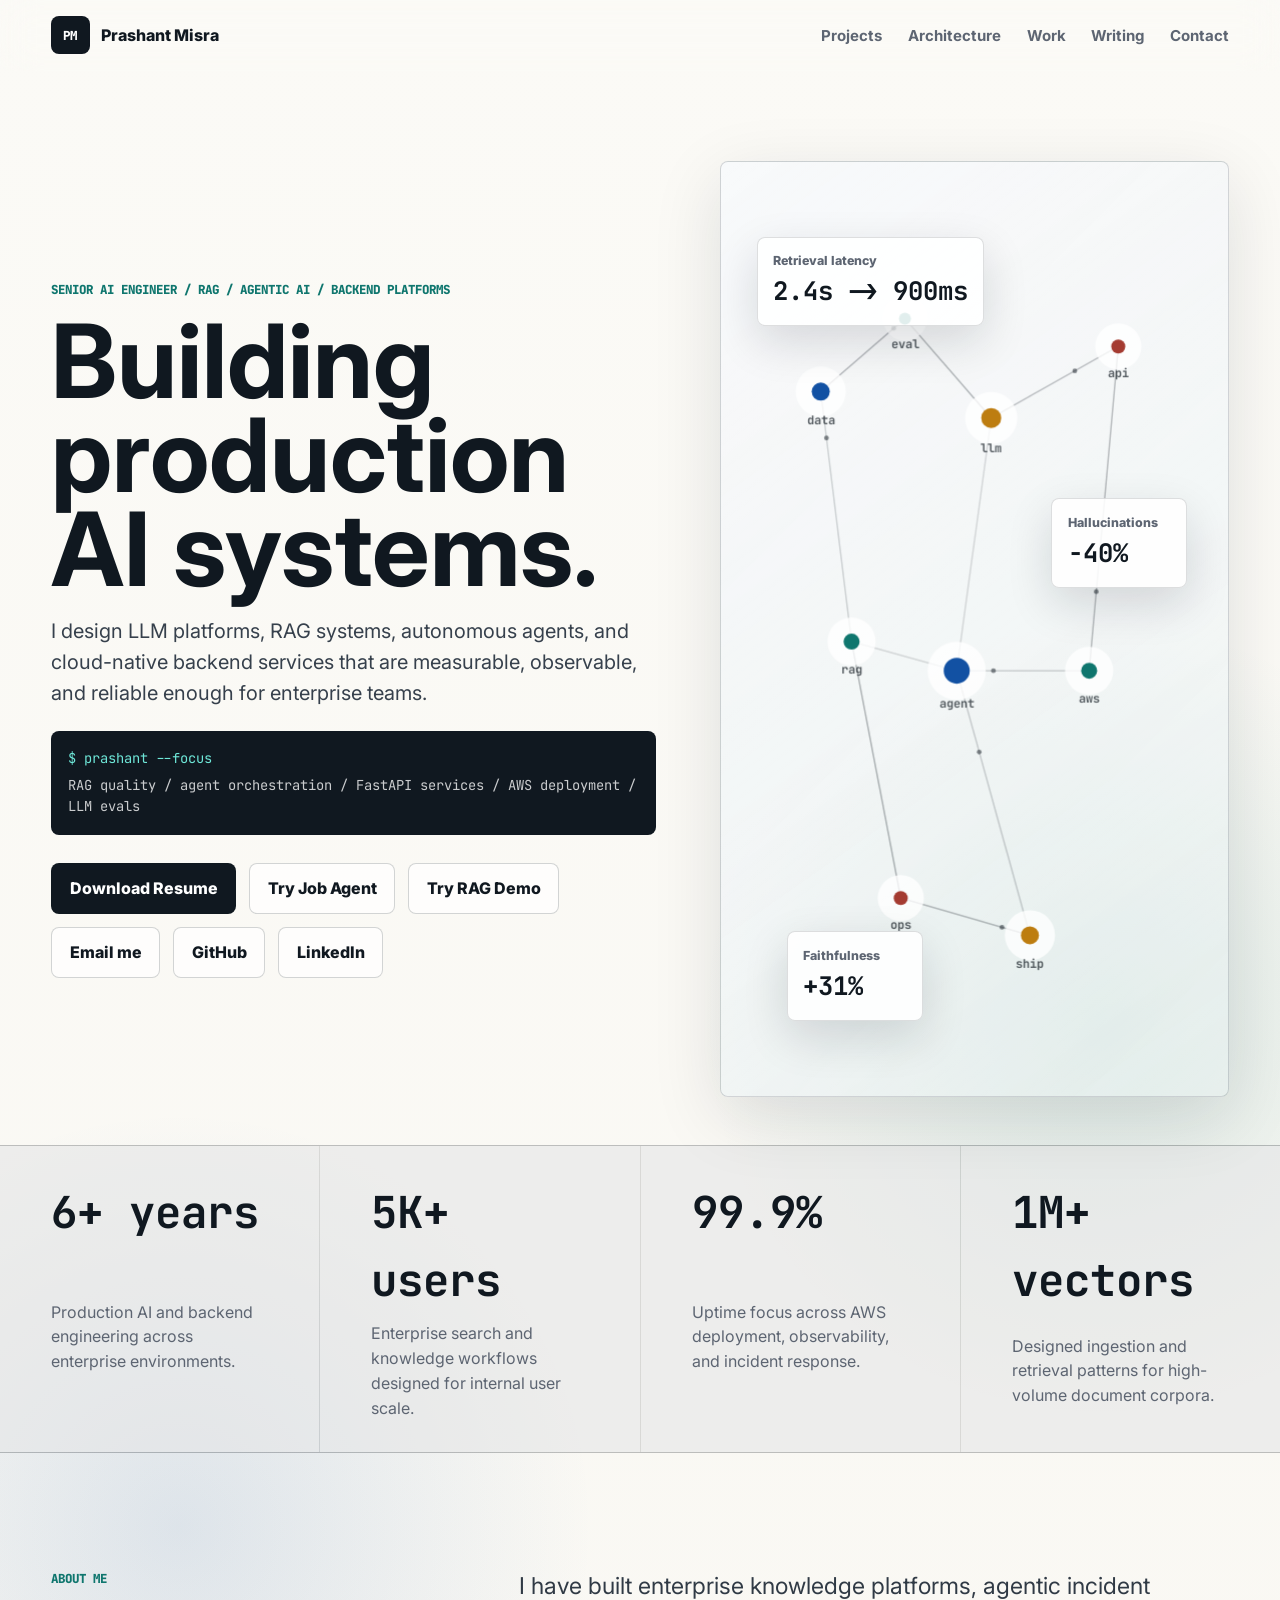
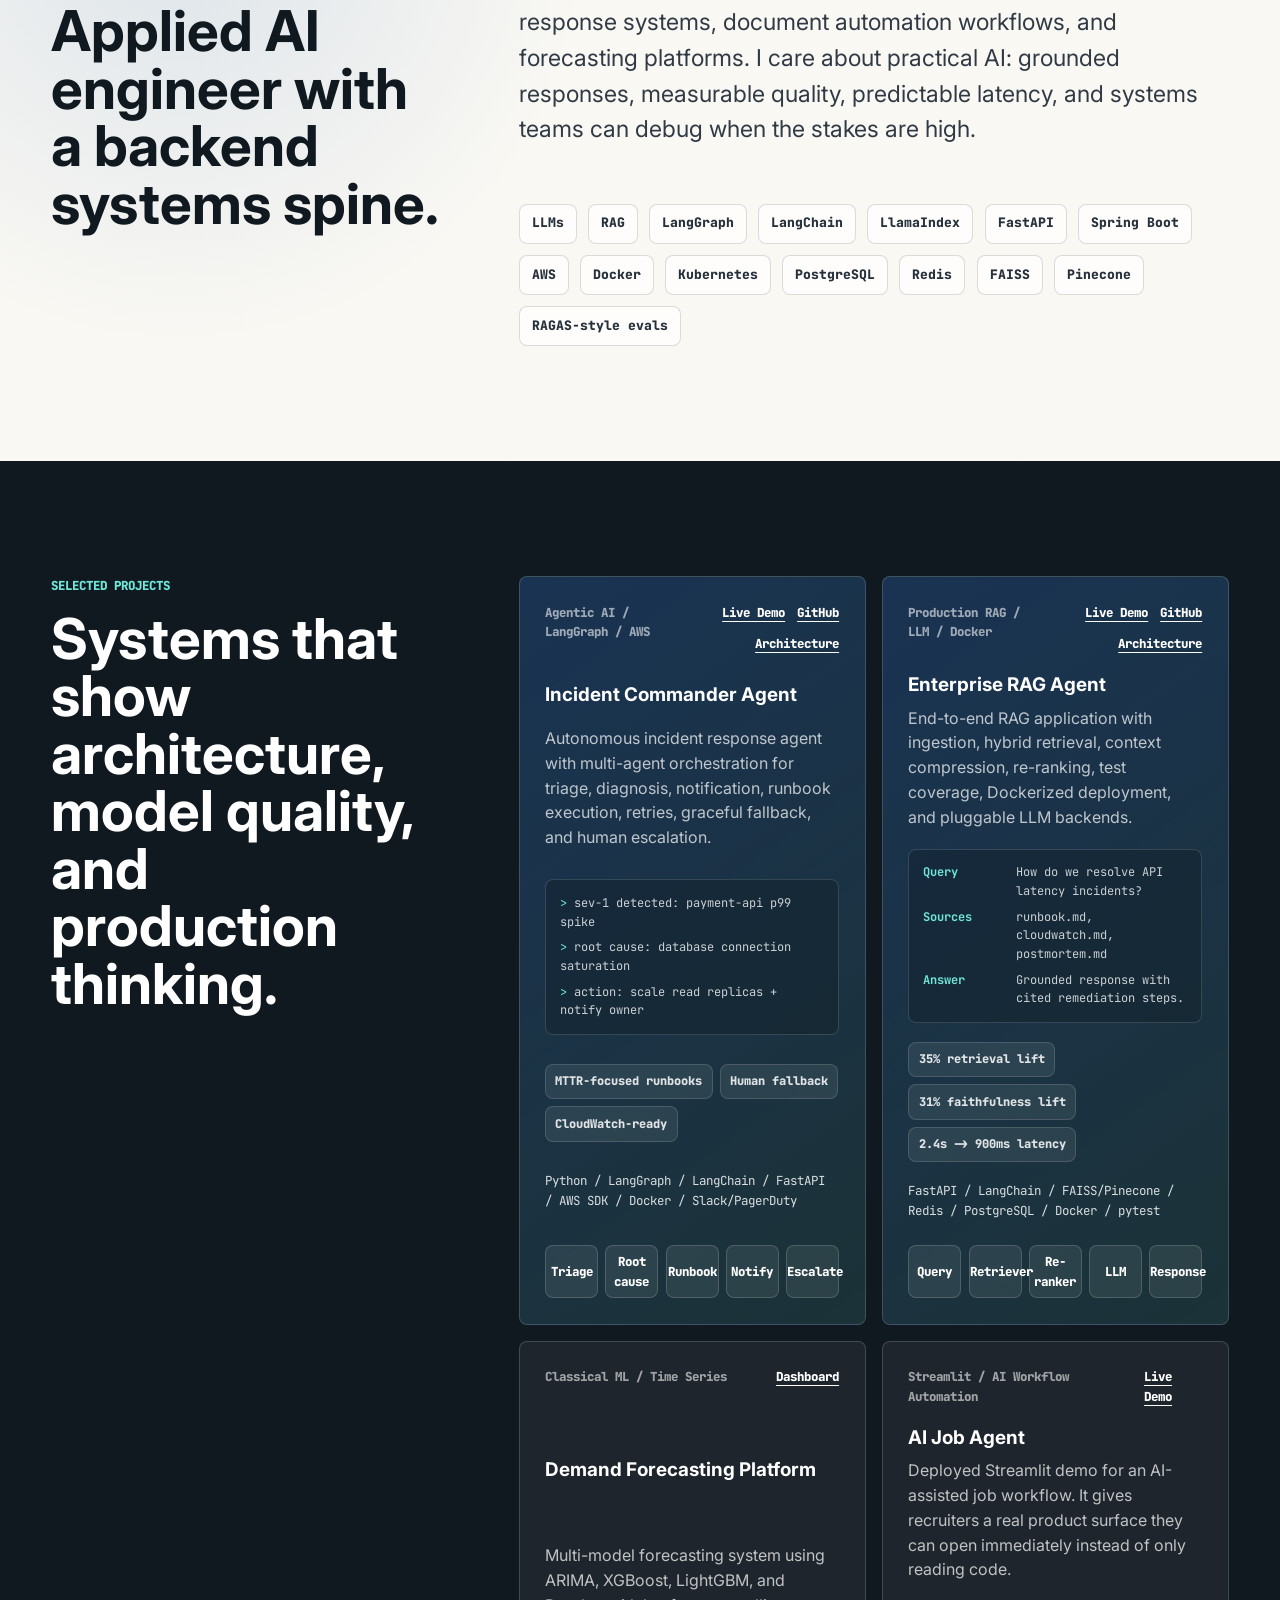
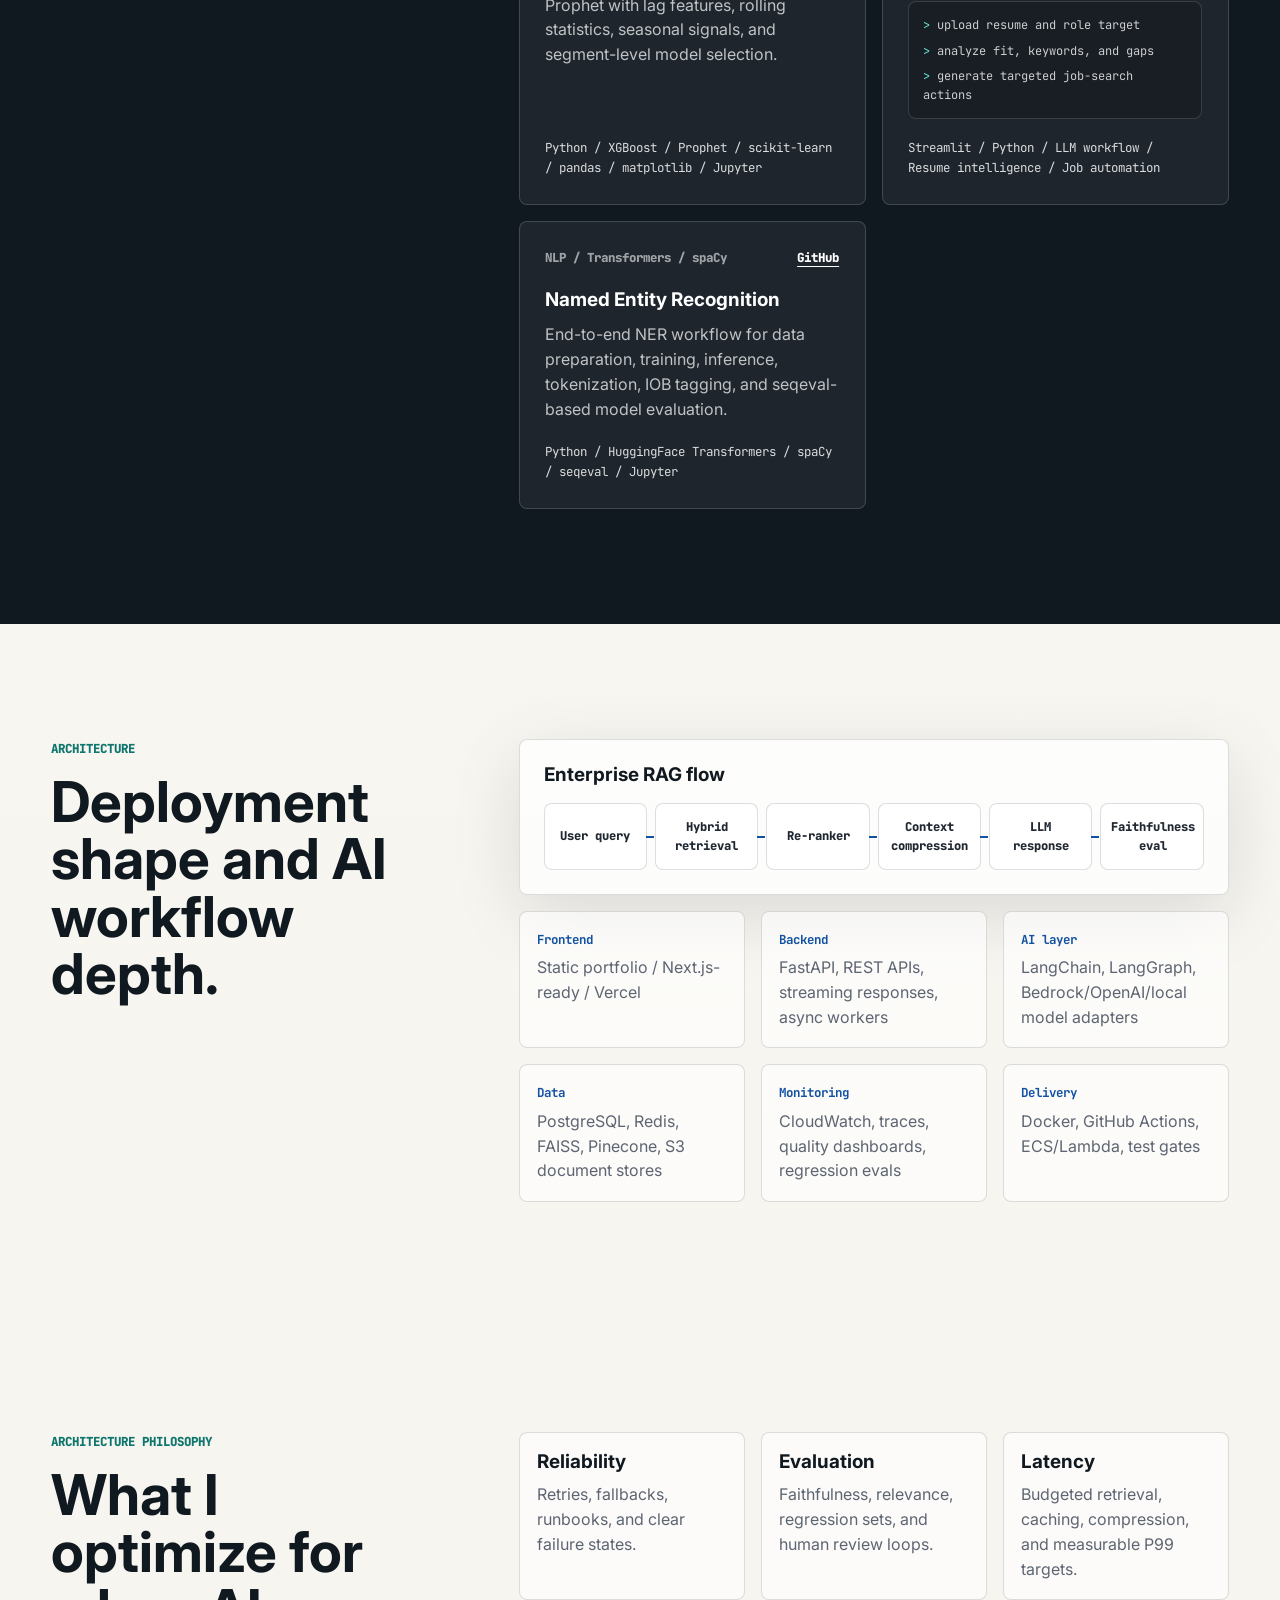
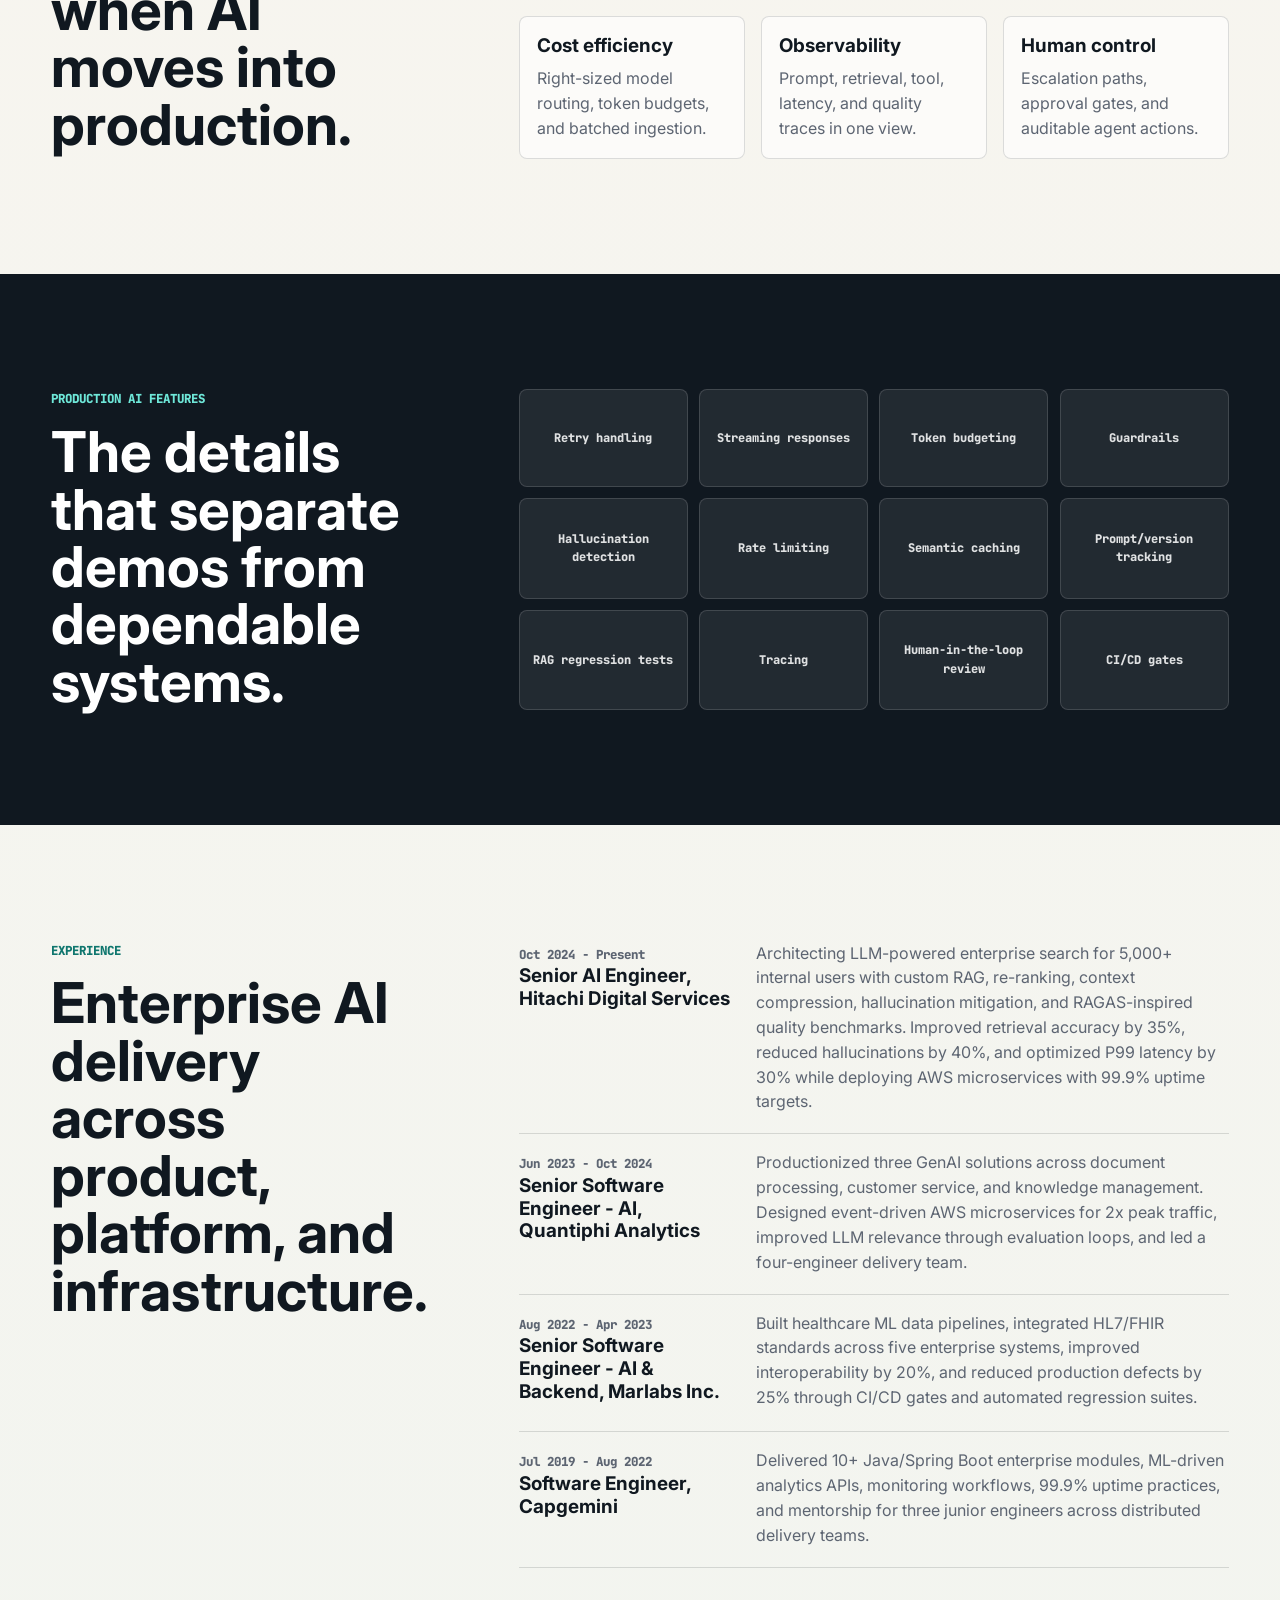
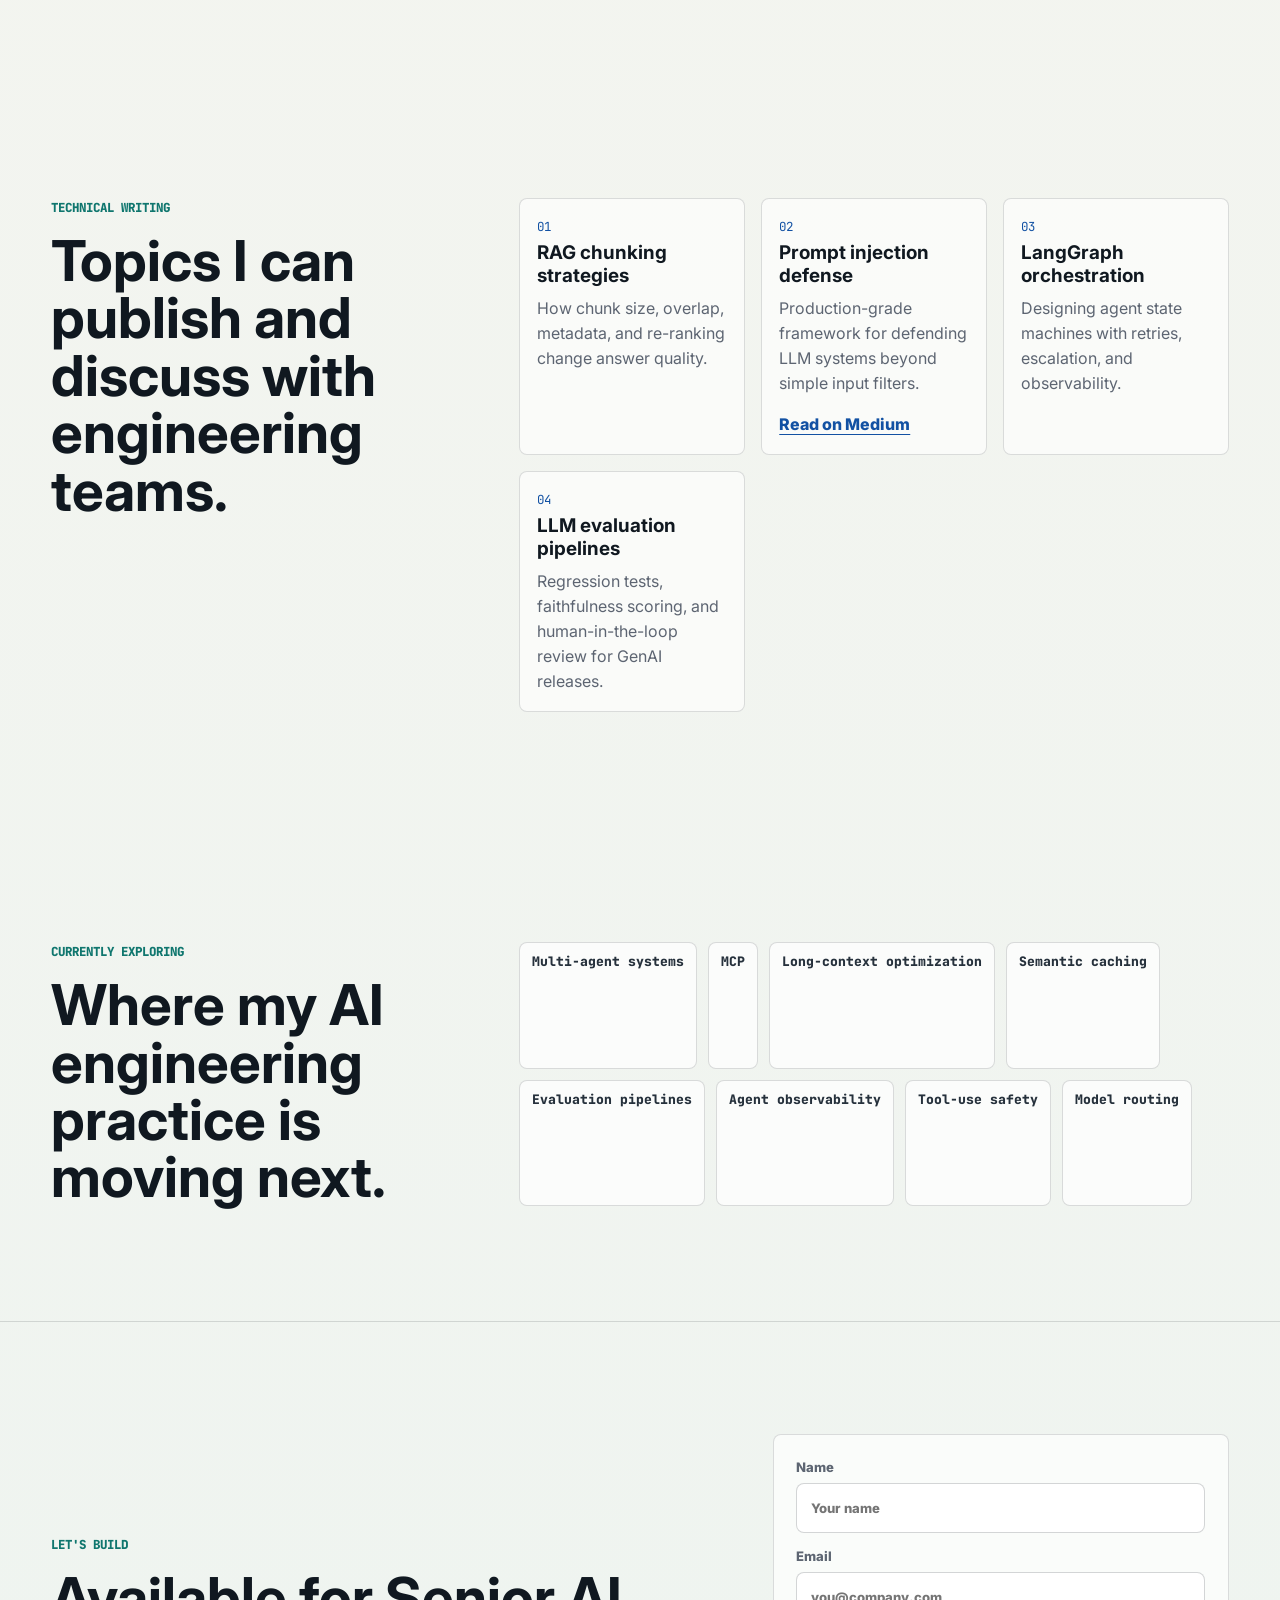
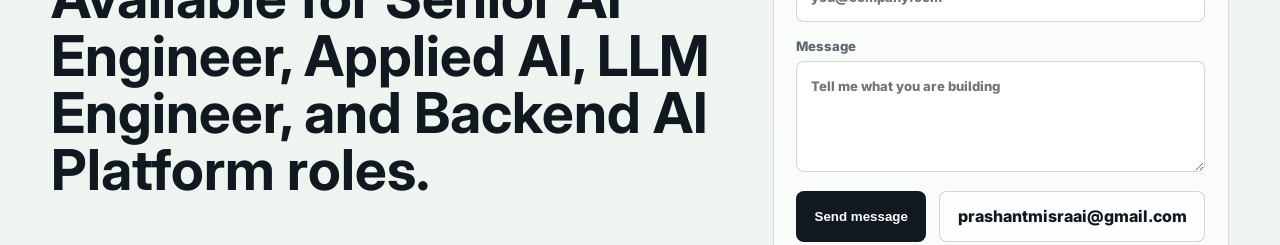
<file: index.html>
<!doctype html>
<html lang="en">
  <head>
    <meta charset="utf-8" />
    <meta name="viewport" content="width=device-width, initial-scale=1" />
    <meta name="theme-color" content="#101820" />
    <meta
      name="description"
      content="Prashant Kumar Misra - Senior AI Engineer building production AI systems, RAG pipelines, LLM infrastructure, agentic workflows, and backend platforms."
    />
    <meta property="og:title" content="Prashant Kumar Misra - Senior AI Engineer" />
    <meta
      property="og:description"
      content="Production AI systems, RAG pipelines, LLM infrastructure, agentic AI, evaluation, and backend engineering."
    />
    <meta property="og:image" content="preview.svg" />
    <meta property="og:type" content="website" />
    <title>Prashant Kumar Misra | Senior AI Engineer</title>
    <link rel="icon" href="favicon.svg" type="image/svg+xml" />
    <link rel="preconnect" href="https://fonts.googleapis.com" />
    <link rel="preconnect" href="https://fonts.gstatic.com" crossorigin />
    <link
      href="https://fonts.googleapis.com/css2?family=Inter:wght@400;500;600;700;800&family=JetBrains+Mono:wght@500;700&display=swap"
      rel="stylesheet"
    />
    <link rel="stylesheet" href="styles.css" />
  </head>
  <body>
    <header class="site-header" data-elevated="false">
      <a class="brand" href="#top" aria-label="Prashant Kumar Misra home">
        <span class="brand-mark">PM</span>
        <span>Prashant Misra</span>
      </a>
      <nav class="nav-links" aria-label="Primary navigation">
        <a href="#projects">Projects</a>
        <a href="#architecture">Architecture</a>
        <a href="#work">Work</a>
        <a href="#writing">Writing</a>
        <a href="#contact">Contact</a>
      </nav>
    </header>

    <main id="top">
      <section class="hero">
        <div class="hero-copy reveal">
          <p class="eyebrow">Senior AI Engineer / RAG / Agentic AI / Backend Platforms</p>
          <h1>Building production AI systems.</h1>
          <p class="hero-text">
            I design LLM platforms, RAG systems, autonomous agents, and cloud-native backend
            services that are measurable, observable, and reliable enough for enterprise teams.
          </p>
          <div class="terminal-card" aria-label="Terminal summary">
            <span class="prompt">$ prashant --focus</span>
            <span>RAG quality / agent orchestration / FastAPI services / AWS deployment / LLM evals</span>
          </div>
          <div class="hero-actions" aria-label="Contact and profile links">
            <a class="button primary" href="resume.pdf" download>Download Resume</a>
            <a
              class="button"
              href="https://job-agentgit-9f4tzcb3xxlghpuik3lsfi.streamlit.app/"
              target="_blank"
              rel="noreferrer"
            >
              Try Job Agent
            </a>
            <a class="button" href="demos/enterprise-rag.html">Try RAG Demo</a>
            <a class="button" href="mailto:prashantmisraai@gmail.com">Email me</a>
            <a class="button" href="https://github.com/prashantmisraai" target="_blank" rel="noreferrer">GitHub</a>
            <a class="button" href="https://linkedin.com/in/prashant-misra02" target="_blank" rel="noreferrer">LinkedIn</a>
          </div>
        </div>

        <div class="hero-visual reveal" aria-label="Animated AI systems visualization">
          <canvas id="systemsCanvas" width="720" height="540"></canvas>
          <div class="signal-card signal-card-one">
            <span>Retrieval latency</span>
            <strong>2.4s -> 900ms</strong>
          </div>
          <div class="signal-card signal-card-two">
            <span>Hallucinations</span>
            <strong>-40%</strong>
          </div>
          <div class="signal-card signal-card-three">
            <span>Faithfulness</span>
            <strong>+31%</strong>
          </div>
        </div>
      </section>

      <section class="metrics" aria-label="Career highlights">
        <article>
          <strong>6+ years</strong>
          <span>Production AI and backend engineering across enterprise environments.</span>
        </article>
        <article>
          <strong>5K+ users</strong>
          <span>Enterprise search and knowledge workflows designed for internal user scale.</span>
        </article>
        <article>
          <strong>99.9%</strong>
          <span>Uptime focus across AWS deployment, observability, and incident response.</span>
        </article>
        <article>
          <strong>1M+ vectors</strong>
          <span>Designed ingestion and retrieval patterns for high-volume document corpora.</span>
        </article>
      </section>

      <section class="section intro-section">
        <div class="section-heading reveal">
          <p class="eyebrow">About me</p>
          <h2>Applied AI engineer with a backend systems spine.</h2>
        </div>
        <div class="intro-grid reveal">
          <p>
            I have built enterprise knowledge platforms, agentic incident response systems,
            document automation workflows, and forecasting platforms. I care about practical AI:
            grounded responses, measurable quality, predictable latency, and systems teams can
            debug when the stakes are high.
          </p>
          <div class="skill-cloud" aria-label="Core skills">
            <span>LLMs</span><span>RAG</span><span>LangGraph</span><span>LangChain</span>
            <span>LlamaIndex</span><span>FastAPI</span><span>Spring Boot</span><span>AWS</span>
            <span>Docker</span><span>Kubernetes</span><span>PostgreSQL</span><span>Redis</span>
            <span>FAISS</span><span>Pinecone</span><span>RAGAS-style evals</span>
          </div>
        </div>
      </section>

      <section class="section project-section" id="projects">
        <div class="section-heading reveal">
          <p class="eyebrow">Selected projects</p>
          <h2>Systems that show architecture, model quality, and production thinking.</h2>
        </div>
        <div class="project-grid">
          <article class="project-card featured reveal" id="incident-architecture">
            <div class="project-topline">
              <span>Agentic AI / LangGraph / AWS</span>
              <div class="project-links">
                <a href="demos/incident-commander.html">Live Demo</a>
                <a href="https://github.com/prashantmisraai/incident-commander-agent" target="_blank" rel="noreferrer">GitHub</a>
                <a href="#architecture">Architecture</a>
              </div>
            </div>
            <h3>Incident Commander Agent</h3>
            <p>
              Autonomous incident response agent with multi-agent orchestration for triage,
              diagnosis, notification, runbook execution, retries, graceful fallback, and human
              escalation.
            </p>
            <div class="project-preview terminal-preview" aria-label="Incident agent workflow preview">
              <span>sev-1 detected: payment-api p99 spike</span>
              <span>root cause: database connection saturation</span>
              <span>action: scale read replicas + notify owner</span>
            </div>
            <div class="project-metrics">
              <span>MTTR-focused runbooks</span><span>Human fallback</span><span>CloudWatch-ready</span>
            </div>
            <div class="stack-line">Python / LangGraph / LangChain / FastAPI / AWS SDK / Docker / Slack/PagerDuty</div>
            <div class="architecture-strip" aria-label="Incident Commander architecture">
              <span>Triage</span><span>Root cause</span><span>Runbook</span><span>Notify</span><span>Escalate</span>
            </div>
          </article>

          <article class="project-card featured reveal" id="rag-architecture">
            <div class="project-topline">
              <span>Production RAG / LLM / Docker</span>
              <div class="project-links">
                <a href="demos/enterprise-rag.html">Live Demo</a>
                <a href="https://github.com/prashantmisraai/enterprise-rag-agent" target="_blank" rel="noreferrer">GitHub</a>
                <a href="#architecture">Architecture</a>
              </div>
            </div>
            <h3>Enterprise RAG Agent</h3>
            <p>
              End-to-end RAG application with ingestion, hybrid retrieval, context compression,
              re-ranking, test coverage, Dockerized deployment, and pluggable LLM backends.
            </p>
            <div class="project-preview rag-preview" aria-label="RAG answer preview">
              <div><strong>Query</strong><span>How do we resolve API latency incidents?</span></div>
              <div><strong>Sources</strong><span>runbook.md, cloudwatch.md, postmortem.md</span></div>
              <div><strong>Answer</strong><span>Grounded response with cited remediation steps.</span></div>
            </div>
            <div class="project-metrics">
              <span>35% retrieval lift</span><span>31% faithfulness lift</span><span>2.4s -> 900ms latency</span>
            </div>
            <div class="stack-line">FastAPI / LangChain / FAISS/Pinecone / Redis / PostgreSQL / Docker / pytest</div>
            <div class="architecture-strip" aria-label="Enterprise RAG architecture">
              <span>Query</span><span>Retriever</span><span>Re-ranker</span><span>LLM</span><span>Response</span>
            </div>
          </article>

          <article class="project-card reveal">
            <div class="project-topline">
              <span>Classical ML / Time Series</span>
              <div class="project-links"><a href="demos/forecasting.html">Dashboard</a></div>
            </div>
            <h3>Demand Forecasting Platform</h3>
            <p>
              Multi-model forecasting system using ARIMA, XGBoost, LightGBM, and Prophet with lag
              features, rolling statistics, seasonal signals, and segment-level model selection.
            </p>
            <div class="stack-line">Python / XGBoost / Prophet / scikit-learn / pandas / matplotlib / Jupyter</div>
          </article>

          <article class="project-card reveal">
            <div class="project-topline">
              <span>Streamlit / AI Workflow Automation</span>
              <div class="project-links">
                <a
                  href="https://job-agentgit-9f4tzcb3xxlghpuik3lsfi.streamlit.app/"
                  target="_blank"
                  rel="noreferrer"
                >
                  Live Demo
                </a>
              </div>
            </div>
            <h3>AI Job Agent</h3>
            <p>
              Deployed Streamlit demo for an AI-assisted job workflow. It gives recruiters a real
              product surface they can open immediately instead of only reading code.
            </p>
            <div class="project-preview terminal-preview" aria-label="Job agent workflow preview">
              <span>upload resume and role target</span>
              <span>analyze fit, keywords, and gaps</span>
              <span>generate targeted job-search actions</span>
            </div>
            <div class="stack-line">Streamlit / Python / LLM workflow / Resume intelligence / Job automation</div>
          </article>

          <article class="project-card reveal">
            <div class="project-topline">
              <span>NLP / Transformers / spaCy</span>
              <div class="project-links">
                <a href="https://github.com/prashantmisraai/named-entity" target="_blank" rel="noreferrer">GitHub</a>
              </div>
            </div>
            <h3>Named Entity Recognition</h3>
            <p>
              End-to-end NER workflow for data preparation, training, inference, tokenization, IOB
              tagging, and seqeval-based model evaluation.
            </p>
            <div class="stack-line">Python / HuggingFace Transformers / spaCy / seqeval / Jupyter</div>
          </article>
        </div>
      </section>

      <section class="section architecture-section" id="architecture">
        <div class="section-heading reveal">
          <p class="eyebrow">Architecture</p>
          <h2>Deployment shape and AI workflow depth.</h2>
        </div>
        <div class="architecture-board reveal">
          <div class="flow-panel">
            <h3>Enterprise RAG flow</h3>
            <div class="flow-diagram" aria-label="RAG flow diagram">
              <span>User query</span><span>Hybrid retrieval</span><span>Re-ranker</span><span>Context compression</span><span>LLM response</span><span>Faithfulness eval</span>
            </div>
          </div>
          <div class="deploy-grid">
            <article><strong>Frontend</strong><span>Static portfolio / Next.js-ready / Vercel</span></article>
            <article><strong>Backend</strong><span>FastAPI, REST APIs, streaming responses, async workers</span></article>
            <article><strong>AI layer</strong><span>LangChain, LangGraph, Bedrock/OpenAI/local model adapters</span></article>
            <article><strong>Data</strong><span>PostgreSQL, Redis, FAISS, Pinecone, S3 document stores</span></article>
            <article><strong>Monitoring</strong><span>CloudWatch, traces, quality dashboards, regression evals</span></article>
            <article><strong>Delivery</strong><span>Docker, GitHub Actions, ECS/Lambda, test gates</span></article>
          </div>
        </div>
      </section>

      <section class="section philosophy-section">
        <div class="section-heading reveal">
          <p class="eyebrow">Architecture philosophy</p>
          <h2>What I optimize for when AI moves into production.</h2>
        </div>
        <div class="principle-grid reveal">
          <article><h3>Reliability</h3><p>Retries, fallbacks, runbooks, and clear failure states.</p></article>
          <article><h3>Evaluation</h3><p>Faithfulness, relevance, regression sets, and human review loops.</p></article>
          <article><h3>Latency</h3><p>Budgeted retrieval, caching, compression, and measurable P99 targets.</p></article>
          <article><h3>Cost efficiency</h3><p>Right-sized model routing, token budgets, and batched ingestion.</p></article>
          <article><h3>Observability</h3><p>Prompt, retrieval, tool, latency, and quality traces in one view.</p></article>
          <article><h3>Human control</h3><p>Escalation paths, approval gates, and auditable agent actions.</p></article>
        </div>
      </section>

      <section class="section production-section">
        <div class="section-heading reveal">
          <p class="eyebrow">Production AI features</p>
          <h2>The details that separate demos from dependable systems.</h2>
        </div>
        <div class="feature-grid reveal">
          <span>Retry handling</span><span>Streaming responses</span><span>Token budgeting</span>
          <span>Guardrails</span><span>Hallucination detection</span><span>Rate limiting</span>
          <span>Semantic caching</span><span>Prompt/version tracking</span><span>RAG regression tests</span>
          <span>Tracing</span><span>Human-in-the-loop review</span><span>CI/CD gates</span>
        </div>
      </section>

      <section class="section work-section" id="work">
        <div class="section-heading reveal">
          <p class="eyebrow">Experience</p>
          <h2>Enterprise AI delivery across product, platform, and infrastructure.</h2>
        </div>
        <div class="timeline reveal">
          <article class="timeline-item">
            <div><span class="date">Oct 2024 - Present</span><h3>Senior AI Engineer, Hitachi Digital Services</h3></div>
            <p>
              Architecting LLM-powered enterprise search for 5,000+ internal users with custom RAG,
              re-ranking, context compression, hallucination mitigation, and RAGAS-inspired quality
              benchmarks. Improved retrieval accuracy by 35%, reduced hallucinations by 40%, and
              optimized P99 latency by 30% while deploying AWS microservices with 99.9% uptime targets.
            </p>
          </article>
          <article class="timeline-item">
            <div><span class="date">Jun 2023 - Oct 2024</span><h3>Senior Software Engineer - AI, Quantiphi Analytics</h3></div>
            <p>
              Productionized three GenAI solutions across document processing, customer service, and
              knowledge management. Designed event-driven AWS microservices for 2x peak traffic,
              improved LLM relevance through evaluation loops, and led a four-engineer delivery team.
            </p>
          </article>
          <article class="timeline-item">
            <div><span class="date">Aug 2022 - Apr 2023</span><h3>Senior Software Engineer - AI & Backend, Marlabs Inc.</h3></div>
            <p>
              Built healthcare ML data pipelines, integrated HL7/FHIR standards across five enterprise
              systems, improved interoperability by 20%, and reduced production defects by 25% through
              CI/CD gates and automated regression suites.
            </p>
          </article>
          <article class="timeline-item">
            <div><span class="date">Jul 2019 - Aug 2022</span><h3>Software Engineer, Capgemini</h3></div>
            <p>
              Delivered 10+ Java/Spring Boot enterprise modules, ML-driven analytics APIs, monitoring
              workflows, 99.9% uptime practices, and mentorship for three junior engineers across
              distributed delivery teams.
            </p>
          </article>
        </div>
      </section>

      <section class="section writing-section" id="writing">
        <div class="section-heading reveal">
          <p class="eyebrow">Technical writing</p>
          <h2>Topics I can publish and discuss with engineering teams.</h2>
        </div>
        <div class="writing-grid reveal">
          <article><span>01</span><h3>RAG chunking strategies</h3><p>How chunk size, overlap, metadata, and re-ranking change answer quality.</p></article>
          <article>
            <span>02</span>
            <h3>Prompt injection defense</h3>
            <p>Production-grade framework for defending LLM systems beyond simple input filters.</p>
            <a
              class="writing-link"
              href="https://medium.com/@prashantmisraai/beyond-the-filter-a-production-grade-framework-for-prompt-injection-defense-1e67ff9dac90"
              target="_blank"
              rel="noreferrer"
            >
              Read on Medium
            </a>
          </article>
          <article><span>03</span><h3>LangGraph orchestration</h3><p>Designing agent state machines with retries, escalation, and observability.</p></article>
          <article><span>04</span><h3>LLM evaluation pipelines</h3><p>Regression tests, faithfulness scoring, and human-in-the-loop review for GenAI releases.</p></article>
        </div>
      </section>

      <section class="section exploring-section">
        <div class="section-heading reveal">
          <p class="eyebrow">Currently exploring</p>
          <h2>Where my AI engineering practice is moving next.</h2>
        </div>
        <div class="skill-cloud reveal" aria-label="Currently exploring">
          <span>Multi-agent systems</span><span>MCP</span><span>Long-context optimization</span>
          <span>Semantic caching</span><span>Evaluation pipelines</span><span>Agent observability</span>
          <span>Tool-use safety</span><span>Model routing</span>
        </div>
      </section>

      <section class="contact-section" id="contact">
        <div class="reveal">
          <p class="eyebrow">Let's build</p>
          <h2>Available for Senior AI Engineer, Applied AI, LLM Engineer, and Backend AI Platform roles.</h2>
        </div>
        <form class="contact-form reveal" id="contactForm">
          <label>
            <span>Name</span>
            <input type="text" name="name" placeholder="Your name" required />
          </label>
          <label>
            <span>Email</span>
            <input type="email" name="email" placeholder="you@company.com" required />
          </label>
          <label>
            <span>Message</span>
            <textarea name="message" rows="4" placeholder="Tell me what you are building" required></textarea>
          </label>
          <div class="contact-actions">
            <button class="button primary" type="submit">Send message</button>
            <a class="button" href="mailto:prashantmisraai@gmail.com">prashantmisraai@gmail.com</a>
          </div>
          <p class="form-note" id="formNote" aria-live="polite">
            This opens your email app with the message pre-filled.
          </p>
        </form>
      </section>
    </main>

    <footer class="site-footer">
      <span>Prashant Kumar Misra</span>
      <span>Available for Senior AI / Applied AI / LLM / Backend AI Platform roles</span>
      <span>Bengaluru, India</span>
    </footer>

    <script src="script.js"></script>
  </body>
</html>
</file>
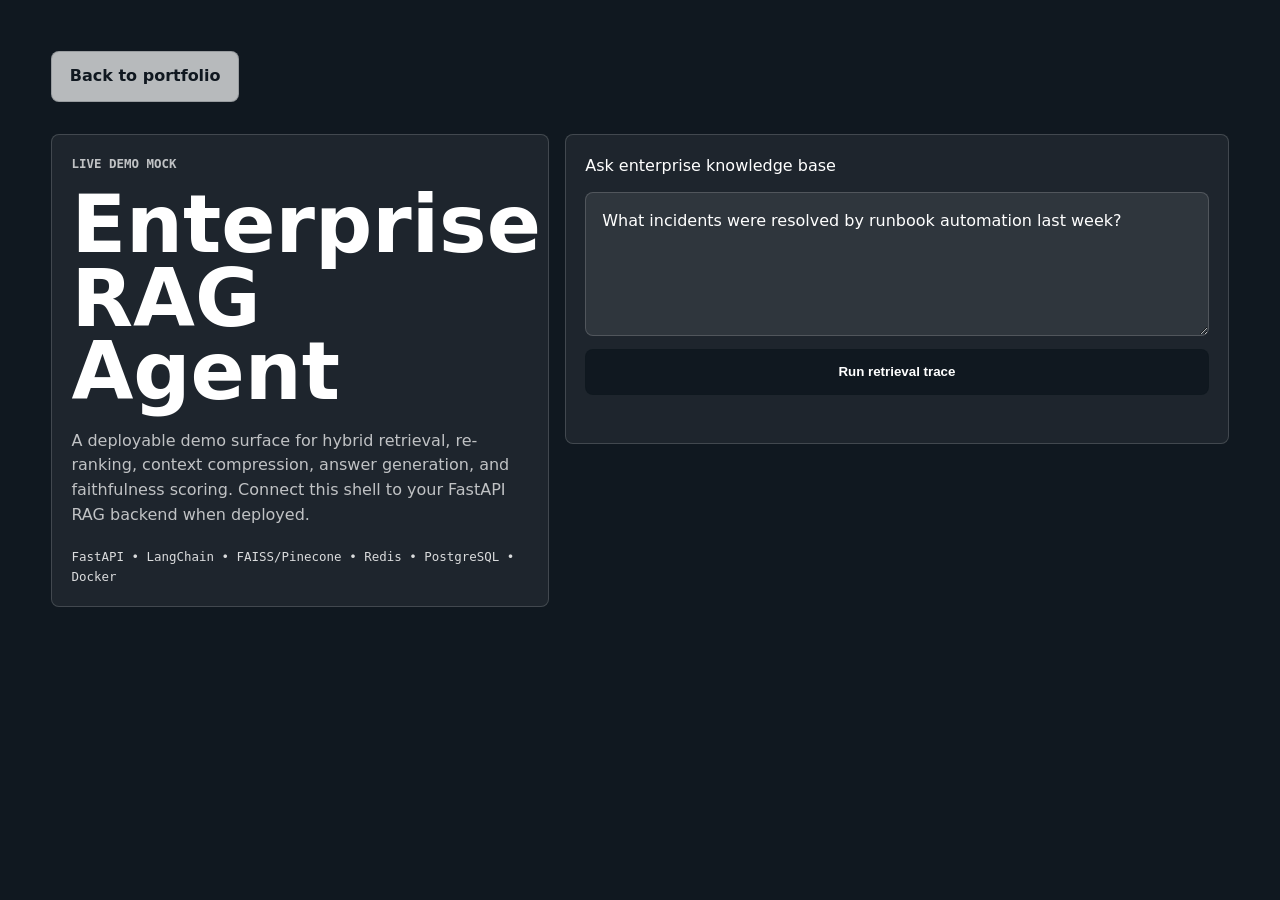
<file: demos/enterprise-rag.html>
<!doctype html>
<html lang="en">
  <head>
    <meta charset="utf-8" />
    <meta name="viewport" content="width=device-width, initial-scale=1" />
    <title>Enterprise RAG Demo | Prashant Misra</title>
    <link rel="stylesheet" href="../styles.css" />
    <style>
      body { background: #101820; color: #fff; }
      .demo-shell { min-height: 100vh; padding: clamp(1rem, 4vw, 4rem); }
      .demo-grid { display: grid; grid-template-columns: minmax(0, .75fr) minmax(0, 1fr); gap: 1rem; align-items: start; }
      .demo-panel { border: 1px solid rgba(255,255,255,.16); border-radius: 8px; background: rgba(255,255,255,.06); padding: 1.2rem; }
      .demo-panel p, .demo-panel li { color: rgba(255,255,255,.72); }
      .query-box { display: grid; gap: .8rem; }
      .query-box textarea { min-height: 9rem; border: 1px solid rgba(255,255,255,.16); border-radius: 8px; background: rgba(255,255,255,.08); color: #fff; padding: 1rem; font: inherit; }
      .trace { display: grid; gap: .7rem; margin-top: 1rem; }
      .trace span { border-left: 4px solid #6ee7d8; background: rgba(255,255,255,.08); padding: .75rem; font-family: "JetBrains Mono", monospace; font-size: .82rem; }
      @media (max-width: 900px) { .demo-grid { grid-template-columns: 1fr; } }
    </style>
  </head>
  <body>
    <main class="demo-shell">
      <a class="button" href="../index.html">Back to portfolio</a>
      <section class="demo-grid" style="margin-top: 2rem;">
        <div class="demo-panel">
          <p class="eyebrow">Live demo mock</p>
          <h1 style="font-size: clamp(2.4rem, 7vw, 5rem);">Enterprise RAG Agent</h1>
          <p>
            A deployable demo surface for hybrid retrieval, re-ranking, context compression,
            answer generation, and faithfulness scoring. Connect this shell to your FastAPI RAG
            backend when deployed.
          </p>
          <div class="stack-line">FastAPI • LangChain • FAISS/Pinecone • Redis • PostgreSQL • Docker</div>
        </div>
        <div class="demo-panel query-box">
          <label for="query">Ask enterprise knowledge base</label>
          <textarea id="query">What incidents were resolved by runbook automation last week?</textarea>
          <button class="button primary" id="runDemo">Run retrieval trace</button>
          <div class="trace" id="trace" aria-live="polite"></div>
        </div>
      </section>
    </main>
    <script>
      const trace = document.querySelector("#trace");
      document.querySelector("#runDemo").addEventListener("click", () => {
        trace.innerHTML = "";
        ["dense + sparse retrieval: 18 candidates", "cross-encoder re-rank: top 5", "context compression: 5.8k -> 2.1k tokens", "LLM response grounded with citations", "faithfulness check: pass"].forEach((item, index) => {
          setTimeout(() => {
            const row = document.createElement("span");
            row.textContent = item;
            trace.appendChild(row);
          }, index * 260);
        });
      });
    </script>
  </body>
</html>
</file>
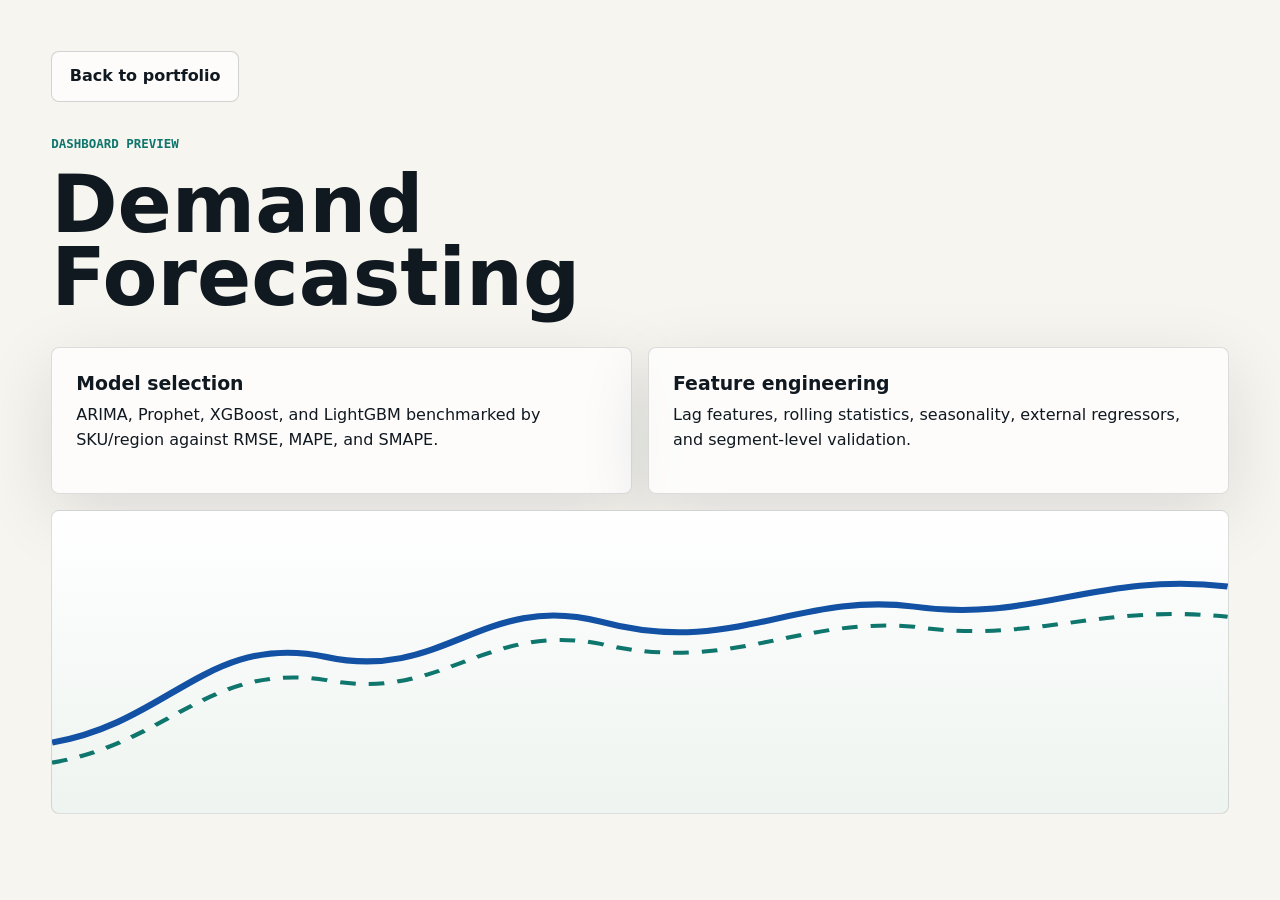
<file: demos/forecasting.html>
<!doctype html>
<html lang="en">
  <head>
    <meta charset="utf-8" />
    <meta name="viewport" content="width=device-width, initial-scale=1" />
    <title>Demand Forecasting Dashboard | Prashant Misra</title>
    <link rel="stylesheet" href="../styles.css" />
    <style>
      body { background: #f7f5ef; }
      .demo-shell { min-height: 100vh; padding: clamp(1rem, 4vw, 4rem); }
      .chart { height: 19rem; border: 1px solid rgba(16,24,32,.14); border-radius: 8px; background: linear-gradient(180deg,#fff,#eef4f0); position: relative; overflow: hidden; }
      .chart svg { width: 100%; height: 100%; }
      .dashboard-grid { display: grid; grid-template-columns: 1fr 1fr; gap: 1rem; margin-top: 2rem; }
      @media (max-width: 900px) { .dashboard-grid { grid-template-columns: 1fr; } }
    </style>
  </head>
  <body>
    <main class="demo-shell">
      <a class="button" href="../index.html">Back to portfolio</a>
      <section style="margin-top: 2rem;">
        <p class="eyebrow">Dashboard preview</p>
        <h1 style="font-size: clamp(2.4rem, 7vw, 5rem);">Demand Forecasting</h1>
      </section>
      <section class="dashboard-grid">
        <article class="flow-panel"><h3>Model selection</h3><p>ARIMA, Prophet, XGBoost, and LightGBM benchmarked by SKU/region against RMSE, MAPE, and SMAPE.</p></article>
        <article class="flow-panel"><h3>Feature engineering</h3><p>Lag features, rolling statistics, seasonality, external regressors, and segment-level validation.</p></article>
      </section>
      <div class="chart" aria-label="Forecast chart preview" style="margin-top: 1rem;">
        <svg viewBox="0 0 900 300" preserveAspectRatio="none">
          <path d="M0 230 C90 210 120 120 210 145 C300 170 330 80 420 110 C520 145 570 80 660 95 C750 112 800 60 900 75" fill="none" stroke="#1251a3" stroke-width="6"/>
          <path d="M0 250 C90 230 120 150 210 168 C300 190 330 110 420 132 C520 162 570 105 660 115 C750 132 800 92 900 105" fill="none" stroke="#0f766e" stroke-width="4" stroke-dasharray="12 10"/>
        </svg>
      </div>
    </main>
  </body>
</html>
</file>
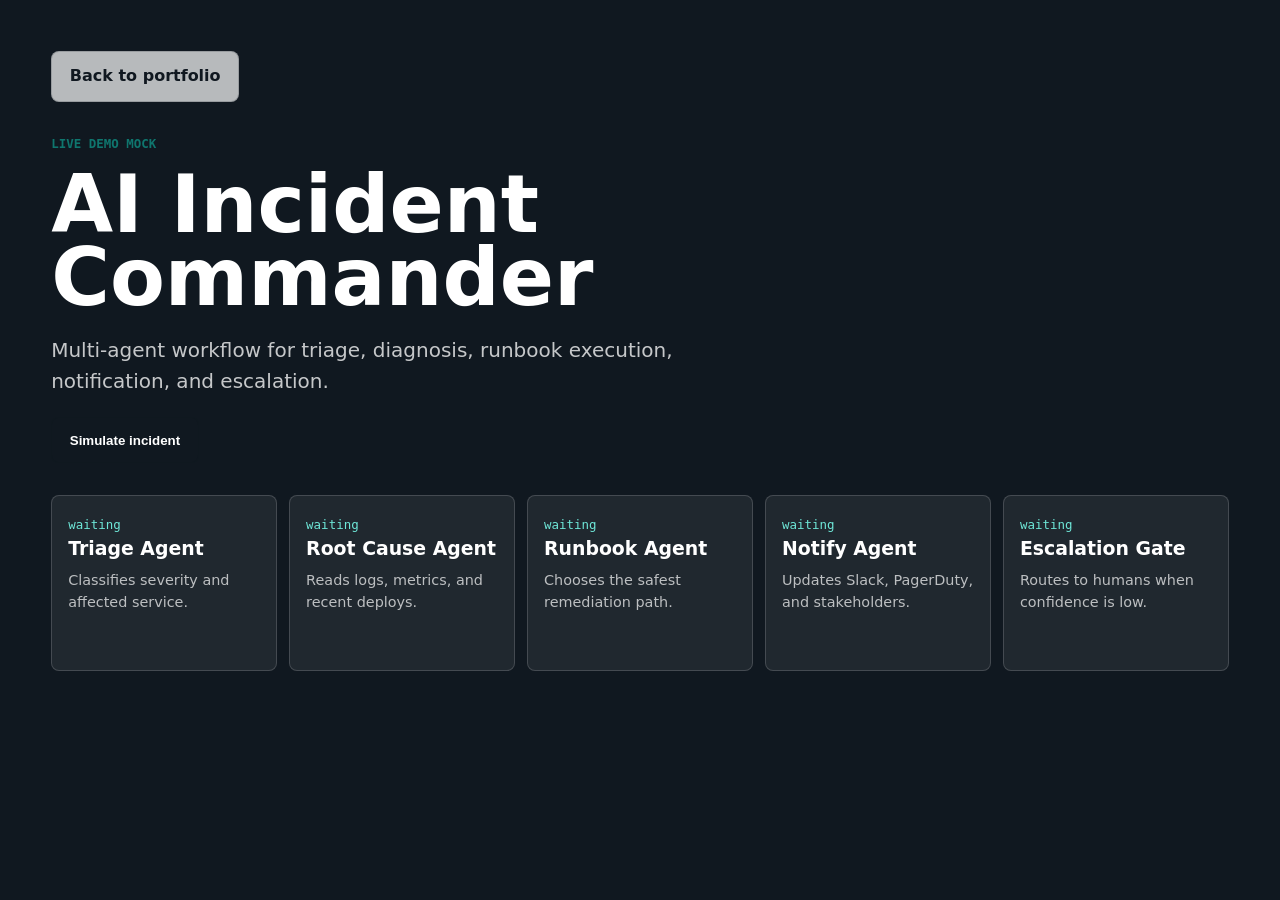
<file: demos/incident-commander.html>
<!doctype html>
<html lang="en">
  <head>
    <meta charset="utf-8" />
    <meta name="viewport" content="width=device-width, initial-scale=1" />
    <title>Incident Commander Demo | Prashant Misra</title>
    <link rel="stylesheet" href="../styles.css" />
    <style>
      body { background: #101820; color: #fff; }
      .demo-shell { min-height: 100vh; padding: clamp(1rem, 4vw, 4rem); }
      .agent-board { display: grid; grid-template-columns: repeat(5, minmax(0, 1fr)); gap: .75rem; margin-top: 2rem; }
      .agent-board article { min-height: 11rem; border: 1px solid rgba(255,255,255,.16); border-radius: 8px; background: rgba(255,255,255,.07); padding: 1rem; }
      .agent-board p { color: rgba(255,255,255,.7); font-size: .9rem; }
      .status { color: #6ee7d8; font-family: "JetBrains Mono", monospace; font-size: .78rem; }
      @media (max-width: 1000px) { .agent-board { grid-template-columns: 1fr; } }
    </style>
  </head>
  <body>
    <main class="demo-shell">
      <a class="button" href="../index.html">Back to portfolio</a>
      <section style="margin-top: 2rem; max-width: 58rem;">
        <p class="eyebrow">Live demo mock</p>
        <h1 style="font-size: clamp(2.4rem, 7vw, 5rem);">AI Incident Commander</h1>
        <p class="hero-text" style="color: rgba(255,255,255,.76);">
          Multi-agent workflow for triage, diagnosis, runbook execution, notification, and escalation.
        </p>
        <button class="button primary" id="simulate">Simulate incident</button>
      </section>
      <section class="agent-board" id="board" aria-live="polite">
        <article><span class="status">waiting</span><h3>Triage Agent</h3><p>Classifies severity and affected service.</p></article>
        <article><span class="status">waiting</span><h3>Root Cause Agent</h3><p>Reads logs, metrics, and recent deploys.</p></article>
        <article><span class="status">waiting</span><h3>Runbook Agent</h3><p>Chooses the safest remediation path.</p></article>
        <article><span class="status">waiting</span><h3>Notify Agent</h3><p>Updates Slack, PagerDuty, and stakeholders.</p></article>
        <article><span class="status">waiting</span><h3>Escalation Gate</h3><p>Routes to humans when confidence is low.</p></article>
      </section>
    </main>
    <script>
      document.querySelector("#simulate").addEventListener("click", () => {
        document.querySelectorAll(".status").forEach((status, index) => {
          status.textContent = "queued";
          setTimeout(() => {
            status.textContent = index === 4 ? "human-approved" : "complete";
          }, 450 + index * 420);
        });
      });
    </script>
  </body>
</html>
</file>
<file: styles.css>
:root {
  --bg: #f7f5ef;
  --ink: #101820;
  --muted: #5d6572;
  --line: rgba(16, 24, 32, 0.14);
  --panel: rgba(255, 255, 255, 0.78);
  --panel-strong: #ffffff;
  --blue: #1251a3;
  --green: #0f766e;
  --red: #a43b31;
  --gold: #bd7d10;
  --shadow: 0 20px 70px rgba(20, 28, 40, 0.12);
}

* {
  box-sizing: border-box;
}

html {
  scroll-behavior: smooth;
}

body {
  margin: 0;
  background:
    radial-gradient(circle at 14% 18%, rgba(18, 81, 163, 0.12), transparent 26rem),
    radial-gradient(circle at 86% 12%, rgba(15, 118, 110, 0.12), transparent 25rem),
    linear-gradient(180deg, #fbfaf6 0%, var(--bg) 55%, #eef4f0 100%);
  color: var(--ink);
  font-family: Inter, system-ui, -apple-system, BlinkMacSystemFont, "Segoe UI", sans-serif;
  line-height: 1.55;
}

a {
  color: inherit;
  text-decoration: none;
}

.site-header {
  position: sticky;
  top: 0;
  z-index: 20;
  display: flex;
  align-items: center;
  justify-content: space-between;
  gap: 1.5rem;
  padding: 1rem clamp(1rem, 4vw, 4.5rem);
  border-bottom: 1px solid transparent;
  backdrop-filter: blur(18px);
  transition: background 180ms ease, border-color 180ms ease;
}

.site-header[data-elevated="true"] {
  background: rgba(247, 245, 239, 0.86);
  border-color: var(--line);
}

.brand,
.nav-links {
  display: flex;
  align-items: center;
}

.brand {
  gap: 0.7rem;
  font-weight: 800;
}

.brand-mark {
  display: grid;
  width: 2.4rem;
  height: 2.4rem;
  place-items: center;
  border: 1px solid rgba(16, 24, 32, 0.2);
  border-radius: 8px;
  background: #101820;
  color: #ffffff;
  font-family: "JetBrains Mono", monospace;
  font-size: 0.78rem;
}

.nav-links {
  gap: clamp(0.85rem, 2vw, 1.8rem);
  color: var(--muted);
  font-size: 0.94rem;
  font-weight: 700;
}

.nav-links a:hover {
  color: var(--ink);
}

main {
  overflow: hidden;
}

.hero {
  display: grid;
  grid-template-columns: minmax(0, 1fr) minmax(22rem, 0.84fr);
  gap: clamp(2rem, 5vw, 5rem);
  min-height: calc(100vh - 4.8rem);
  align-items: center;
  padding: clamp(3rem, 7vw, 7rem) clamp(1rem, 4vw, 4.5rem) 3rem;
}

.hero-copy {
  max-width: 55rem;
}

.eyebrow {
  margin: 0 0 0.9rem;
  color: var(--green);
  font-family: "JetBrains Mono", monospace;
  font-size: 0.78rem;
  font-weight: 800;
  letter-spacing: 0;
  text-transform: uppercase;
}

h1,
h2,
h3,
p {
  margin-top: 0;
}

h1 {
  margin-bottom: 1.25rem;
  max-width: 13ch;
  font-size: clamp(3.4rem, 8vw, 7.4rem);
  line-height: 0.92;
  letter-spacing: 0;
}

h2 {
  margin-bottom: 0;
  max-width: 18ch;
  font-size: clamp(2rem, 4.4vw, 4.2rem);
  line-height: 1.02;
  letter-spacing: 0;
}

h3 {
  margin-bottom: 0.55rem;
  font-size: 1.18rem;
  line-height: 1.2;
}

.hero-text {
  max-width: 45rem;
  color: #36404c;
  font-size: clamp(1.03rem, 1.7vw, 1.25rem);
}

.hero-actions,
.contact-actions {
  display: flex;
  flex-wrap: wrap;
  gap: 0.8rem;
  margin-top: 1.8rem;
}

.button {
  display: inline-flex;
  max-width: 100%;
  min-height: 2.9rem;
  align-items: center;
  justify-content: center;
  border: 1px solid rgba(16, 24, 32, 0.18);
  border-radius: 8px;
  background: rgba(255, 255, 255, 0.7);
  color: var(--ink);
  font-weight: 800;
  padding: 0.75rem 1.1rem;
  overflow-wrap: anywhere;
  text-align: center;
  transition: transform 160ms ease, box-shadow 160ms ease, background 160ms ease;
}

.button:hover {
  transform: translateY(-2px);
  box-shadow: 0 10px 28px rgba(16, 24, 32, 0.12);
}

.button.primary {
  background: var(--ink);
  color: #ffffff;
}

.hero-visual {
  position: relative;
  min-height: min(70vh, 42rem);
  border: 1px solid rgba(16, 24, 32, 0.16);
  border-radius: 8px;
  background:
    linear-gradient(145deg, rgba(255, 255, 255, 0.74), rgba(255, 255, 255, 0.34)),
    linear-gradient(135deg, rgba(18, 81, 163, 0.12), rgba(15, 118, 110, 0.1));
  box-shadow: var(--shadow);
  overflow: hidden;
}

.hero-visual canvas {
  display: block;
  width: 100%;
  height: 100%;
  min-height: min(70vh, 42rem);
}

.signal-card {
  position: absolute;
  display: grid;
  gap: 0.1rem;
  min-width: 8.5rem;
  border: 1px solid rgba(16, 24, 32, 0.14);
  border-radius: 8px;
  background: rgba(255, 255, 255, 0.88);
  box-shadow: 0 16px 46px rgba(16, 24, 32, 0.14);
  padding: 0.85rem 0.95rem;
}

.signal-card span {
  color: var(--muted);
  font-size: 0.78rem;
  font-weight: 800;
}

.signal-card strong {
  font-family: "JetBrains Mono", monospace;
  font-size: 1.6rem;
}

.signal-card-one {
  top: 8%;
  left: 7%;
}

.signal-card-two {
  right: 8%;
  top: 36%;
}

.signal-card-three {
  bottom: 8%;
  left: 13%;
}

.metrics {
  display: grid;
  grid-template-columns: repeat(4, minmax(0, 1fr));
  gap: 1px;
  border-top: 1px solid var(--line);
  border-bottom: 1px solid var(--line);
  background: var(--line);
}

.metrics article {
  display: grid;
  gap: 0.45rem;
  background: rgba(255, 255, 255, 0.54);
  padding: clamp(1.2rem, 3vw, 2rem) clamp(1rem, 4vw, 4.5rem);
}

.metrics strong {
  font-family: "JetBrains Mono", monospace;
  font-size: clamp(1.6rem, 4vw, 2.75rem);
}

.metrics span {
  color: var(--muted);
}

.section {
  display: grid;
  grid-template-columns: minmax(16rem, 0.55fr) minmax(0, 1fr);
  gap: clamp(2rem, 6vw, 6rem);
  padding: clamp(4rem, 9vw, 8rem) clamp(1rem, 4vw, 4.5rem);
}

.section-heading {
  align-self: start;
}

.intro-grid {
  display: grid;
  gap: 2rem;
}

.intro-grid p {
  max-width: 54rem;
  color: #303a45;
  font-size: clamp(1.08rem, 2vw, 1.45rem);
}

.skill-cloud {
  display: flex;
  flex-wrap: wrap;
  gap: 0.7rem;
}

.skill-cloud span {
  border: 1px solid rgba(16, 24, 32, 0.15);
  border-radius: 8px;
  background: rgba(255, 255, 255, 0.72);
  padding: 0.55rem 0.75rem;
  color: #26313c;
  font-family: "JetBrains Mono", monospace;
  font-size: 0.82rem;
  font-weight: 800;
}

.timeline {
  display: grid;
  gap: 1rem;
}

.timeline-item {
  display: grid;
  grid-template-columns: minmax(13rem, 0.45fr) minmax(0, 1fr);
  gap: 1.5rem;
  border-bottom: 1px solid var(--line);
  padding-bottom: 1.2rem;
}

.date,
.project-topline {
  color: var(--muted);
  font-family: "JetBrains Mono", monospace;
  font-size: 0.78rem;
  font-weight: 800;
}

.timeline-item p,
.project-card p,
.collab-grid p {
  color: var(--muted);
  margin-bottom: 0;
}

.project-section {
  background: #101820;
  color: #ffffff;
}

.project-section .eyebrow {
  color: #6ee7d8;
}

.project-section .section-heading h2 {
  color: #ffffff;
}

.project-grid {
  display: grid;
  grid-template-columns: repeat(2, minmax(0, 1fr));
  gap: 1rem;
}

.project-card {
  display: flex;
  min-height: 18rem;
  flex-direction: column;
  justify-content: space-between;
  border: 1px solid rgba(255, 255, 255, 0.16);
  border-radius: 8px;
  background: rgba(255, 255, 255, 0.06);
  padding: clamp(1.1rem, 2.5vw, 1.6rem);
}

.project-card.featured {
  min-height: 24rem;
  background:
    linear-gradient(145deg, rgba(18, 81, 163, 0.32), rgba(15, 118, 110, 0.16)),
    rgba(255, 255, 255, 0.06);
}

.project-card p {
  color: rgba(255, 255, 255, 0.72);
}

.project-topline {
  display: flex;
  justify-content: space-between;
  gap: 1rem;
  margin-bottom: 1.3rem;
  color: rgba(255, 255, 255, 0.58);
}

.project-links {
  display: flex;
  flex-wrap: wrap;
  justify-content: flex-end;
  gap: 0.75rem;
}

.project-topline a,
.project-links a {
  color: #ffffff;
  text-decoration: underline;
  text-underline-offset: 0.25rem;
}

.project-metrics {
  display: flex;
  flex-wrap: wrap;
  gap: 0.45rem;
  margin-top: 1.2rem;
}

.project-preview {
  display: grid;
  gap: 0.45rem;
  margin-top: 1.2rem;
  border: 1px solid rgba(255, 255, 255, 0.14);
  border-radius: 8px;
  background: rgba(0, 0, 0, 0.18);
  padding: 0.85rem;
}

.terminal-preview span {
  color: rgba(255, 255, 255, 0.78);
  font-family: "JetBrains Mono", monospace;
  font-size: 0.75rem;
}

.terminal-preview span::before {
  content: "> ";
  color: #6ee7d8;
}

.rag-preview div {
  display: grid;
  grid-template-columns: 5.2rem minmax(0, 1fr);
  gap: 0.65rem;
}

.rag-preview strong,
.rag-preview span {
  font-family: "JetBrains Mono", monospace;
  font-size: 0.75rem;
}

.rag-preview strong {
  color: #6ee7d8;
}

.rag-preview span {
  color: rgba(255, 255, 255, 0.78);
}

.project-metrics span,
.feature-grid span {
  border: 1px solid rgba(255, 255, 255, 0.14);
  border-radius: 8px;
  background: rgba(255, 255, 255, 0.08);
  color: rgba(255, 255, 255, 0.86);
  font-family: "JetBrains Mono", monospace;
  font-size: 0.75rem;
  font-weight: 800;
  padding: 0.46rem 0.58rem;
}

.stack-line {
  margin-top: 1.2rem;
  color: rgba(255, 255, 255, 0.84);
  font-family: "JetBrains Mono", monospace;
  font-size: 0.78rem;
  line-height: 1.6;
}

.architecture-strip {
  display: grid;
  grid-template-columns: repeat(5, minmax(0, 1fr));
  gap: 0.45rem;
  margin-top: 1.5rem;
}

.architecture-strip span {
  display: grid;
  min-height: 3.3rem;
  place-items: center;
  border: 1px solid rgba(255, 255, 255, 0.16);
  border-radius: 8px;
  background: rgba(255, 255, 255, 0.08);
  font-family: "JetBrains Mono", monospace;
  font-size: clamp(0.65rem, 1.2vw, 0.78rem);
  font-weight: 800;
  text-align: center;
}

.collab-grid {
  display: grid;
  grid-template-columns: repeat(3, minmax(0, 1fr));
  gap: 1rem;
}

.collab-grid article {
  border-left: 4px solid var(--green);
  background: rgba(255, 255, 255, 0.6);
  padding: 1.25rem;
}

.collab-grid article:nth-child(2) {
  border-color: var(--blue);
}

.collab-grid article:nth-child(3) {
  border-color: var(--gold);
}

.terminal-card {
  display: grid;
  gap: 0.35rem;
  max-width: 45rem;
  margin-top: 1.35rem;
  border: 1px solid rgba(16, 24, 32, 0.16);
  border-radius: 8px;
  background: #101820;
  color: rgba(255, 255, 255, 0.78);
  font-family: "JetBrains Mono", monospace;
  font-size: 0.86rem;
  padding: 1rem;
}

.prompt {
  color: #6ee7d8;
}

.architecture-board {
  display: grid;
  gap: 1rem;
}

.flow-panel {
  border: 1px solid var(--line);
  border-radius: 8px;
  background: rgba(255, 255, 255, 0.72);
  box-shadow: var(--shadow);
  padding: clamp(1rem, 2.5vw, 1.5rem);
}

.flow-diagram {
  display: grid;
  grid-template-columns: repeat(6, minmax(0, 1fr));
  gap: 0.5rem;
  margin-top: 1rem;
}

.flow-diagram span {
  position: relative;
  display: grid;
  min-height: 4.2rem;
  place-items: center;
  border: 1px solid rgba(16, 24, 32, 0.14);
  border-radius: 8px;
  background: #ffffff;
  color: #202832;
  font-family: "JetBrains Mono", monospace;
  font-size: 0.76rem;
  font-weight: 800;
  text-align: center;
  padding: 0.6rem;
}

.flow-diagram span:not(:last-child)::after {
  content: "";
  position: absolute;
  right: -0.5rem;
  width: 0.5rem;
  height: 2px;
  background: var(--blue);
}

.deploy-grid,
.principle-grid,
.writing-grid {
  display: grid;
  grid-template-columns: repeat(3, minmax(0, 1fr));
  gap: 1rem;
}

.deploy-grid article,
.principle-grid article,
.writing-grid article {
  border: 1px solid var(--line);
  border-radius: 8px;
  background: rgba(255, 255, 255, 0.62);
  padding: 1.1rem;
}

.deploy-grid strong,
.writing-grid span {
  display: block;
  color: var(--blue);
  font-family: "JetBrains Mono", monospace;
  font-size: 0.78rem;
  margin-bottom: 0.4rem;
}

.deploy-grid span,
.principle-grid p,
.writing-grid p {
  color: var(--muted);
  margin-bottom: 0;
}

.writing-link {
  display: inline-flex;
  width: fit-content;
  margin-top: 1rem;
  color: var(--blue);
  font-weight: 800;
  text-decoration: underline;
  text-underline-offset: 0.24rem;
}

.production-section {
  background: #101820;
  color: #ffffff;
}

.production-section .eyebrow {
  color: #6ee7d8;
}

.feature-grid {
  display: grid;
  grid-template-columns: repeat(4, minmax(0, 1fr));
  gap: 0.7rem;
}

.feature-grid span {
  min-height: 3.2rem;
  display: grid;
  place-items: center;
  text-align: center;
}

.contact-form {
  display: grid;
  gap: 0.85rem;
  width: min(100%, 32rem);
  border: 1px solid var(--line);
  border-radius: 8px;
  background: rgba(255, 255, 255, 0.68);
  padding: clamp(1rem, 2.5vw, 1.4rem);
}

.contact-form label {
  display: grid;
  gap: 0.35rem;
  color: var(--muted);
  font-size: 0.82rem;
  font-weight: 800;
}

.contact-form input,
.contact-form textarea {
  width: 100%;
  border: 1px solid rgba(16, 24, 32, 0.18);
  border-radius: 8px;
  background: #ffffff;
  color: var(--ink);
  font: inherit;
  padding: 0.85rem 0.9rem;
}

.contact-form textarea {
  resize: vertical;
}

.contact-form .contact-actions {
  margin-top: 0.35rem;
}

.form-note {
  margin: 0;
  color: var(--muted);
  font-size: 0.86rem;
}

.reveal {
  opacity: 0;
  transform: translateY(14px);
  transition: opacity 500ms ease, transform 500ms ease;
}

.reveal.is-visible {
  opacity: 1;
  transform: translateY(0);
}

.contact-section {
  display: grid;
  grid-template-columns: minmax(0, 1fr) auto;
  gap: 2rem;
  align-items: center;
  padding: clamp(4rem, 9vw, 7rem) clamp(1rem, 4vw, 4.5rem);
  border-top: 1px solid var(--line);
}

.contact-section h2 {
  max-width: 22ch;
}

.site-footer {
  display: flex;
  flex-wrap: wrap;
  justify-content: space-between;
  gap: 1rem;
  border-top: 1px solid var(--line);
  padding: 1.5rem clamp(1rem, 4vw, 4.5rem);
  color: var(--muted);
  font-size: 0.9rem;
  font-weight: 700;
}

@media (max-width: 980px) {
  .hero,
  .section,
  .contact-section {
    grid-template-columns: 1fr;
  }

  h1 {
    max-width: 11ch;
  }

  .hero-visual {
    min-height: 28rem;
  }

  .hero-visual canvas {
    min-height: 28rem;
  }

  .metrics,
  .project-grid,
  .collab-grid,
  .deploy-grid,
  .principle-grid,
  .writing-grid {
    grid-template-columns: 1fr;
  }

  .flow-diagram,
  .feature-grid {
    grid-template-columns: repeat(2, minmax(0, 1fr));
  }

  .timeline-item {
    grid-template-columns: 1fr;
    gap: 0.5rem;
  }
}

@media (max-width: 720px) {
  .site-header {
    position: static;
    align-items: flex-start;
    flex-direction: column;
  }

  .nav-links {
    width: 100%;
    justify-content: space-between;
    overflow-x: auto;
    padding-bottom: 0.2rem;
  }

  .hero {
    padding-top: 2.2rem;
  }

  h1 {
    font-size: clamp(3rem, 16vw, 4.4rem);
  }

  .architecture-strip {
    grid-template-columns: repeat(2, minmax(0, 1fr));
  }

  .project-topline {
    align-items: flex-start;
    flex-direction: column;
  }

  .project-links {
    justify-content: flex-start;
  }

  .flow-diagram {
    grid-template-columns: 1fr;
  }

  .flow-diagram span:not(:last-child)::after {
    display: none;
  }

  .feature-grid {
    grid-template-columns: 1fr;
  }

  .signal-card {
    min-width: 7.4rem;
    padding: 0.65rem 0.75rem;
  }

  .signal-card strong {
    font-size: 1.25rem;
  }

  .signal-card-two {
    right: 4%;
  }
}
</file>
